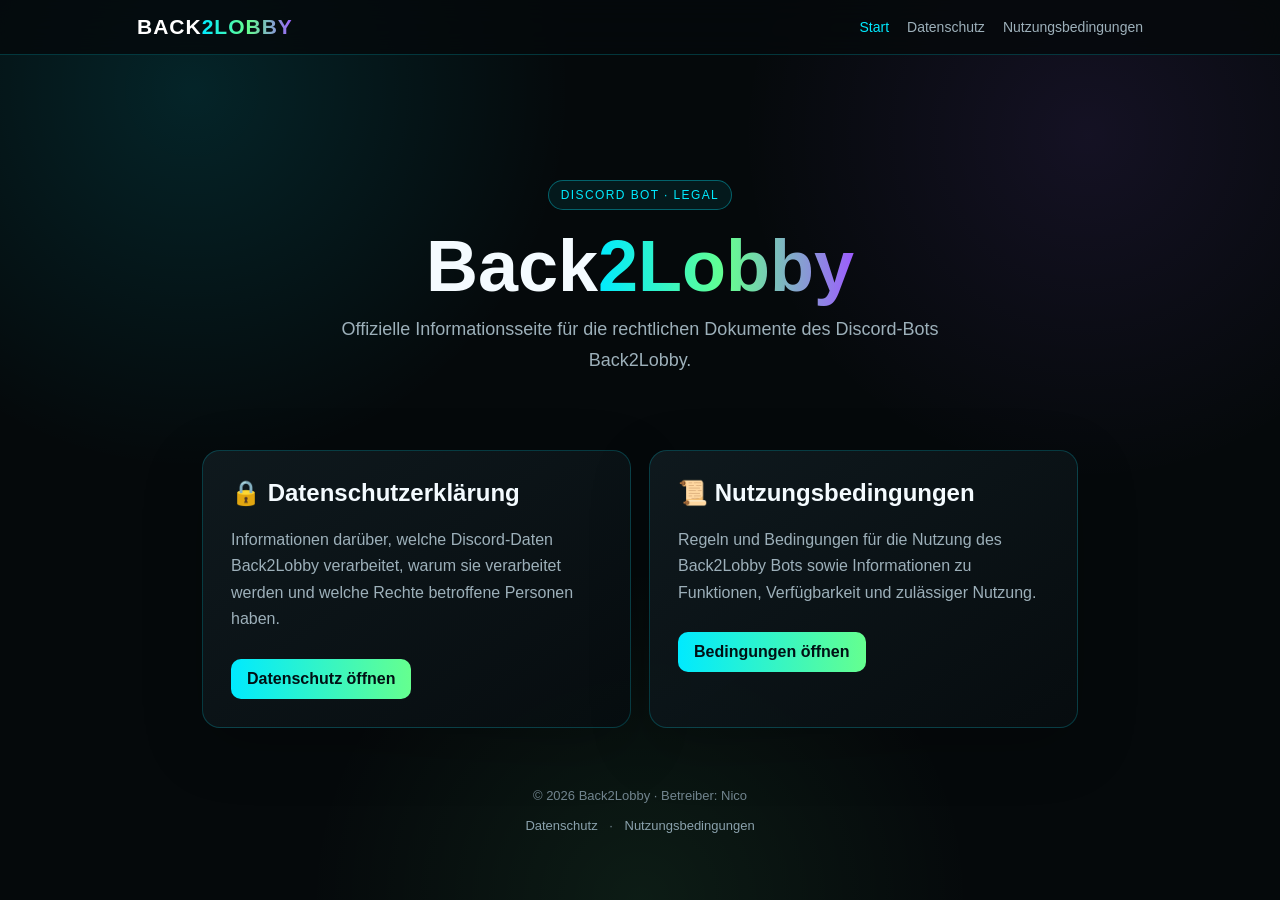
<file: index.html>
<!doctype html>
<html lang="de">
<head><meta charset="utf-8"><meta name="viewport" content="width=device-width,initial-scale=1">
<title>Back2Lobby Bot – Legal</title><meta name="description" content="Rechtliche Informationen zum Discord-Bot Back2Lobby.">
<link rel="stylesheet" href="style.css"></head>
<body>
<header><div class="nav"><a class="brand" href="index.html">BACK<span>2LOBBY</span></a>
<nav><a class="active" href="index.html">Start</a><a href="datenschutz.html">Datenschutz</a><a href="nutzungsbedingungen.html">Nutzungsbedingungen</a></nav></div></header>
<main>
<section class="hero">
<span class="badge">Discord Bot · Legal</span>
<h1>Back<span class="gradient">2Lobby</span></h1>
<p class="lead">Offizielle Informationsseite für die rechtlichen Dokumente des Discord-Bots Back2Lobby.</p>
</section>
<div class="grid">
<article class="card"><h2>🔒 Datenschutzerklärung</h2><p>Informationen darüber, welche Discord-Daten Back2Lobby verarbeitet, warum sie verarbeitet werden und welche Rechte betroffene Personen haben.</p><a class="button" href="datenschutz.html">Datenschutz öffnen</a></article>
<article class="card"><h2>📜 Nutzungsbedingungen</h2><p>Regeln und Bedingungen für die Nutzung des Back2Lobby Bots sowie Informationen zu Funktionen, Verfügbarkeit und zulässiger Nutzung.</p><a class="button" href="nutzungsbedingungen.html">Bedingungen öffnen</a></article>
</div>
</main>
<footer>© 2026 Back2Lobby · Betreiber: Nico<br><br><a href="datenschutz.html">Datenschutz</a> · <a href="nutzungsbedingungen.html">Nutzungsbedingungen</a></footer>
</body></html>
</file>
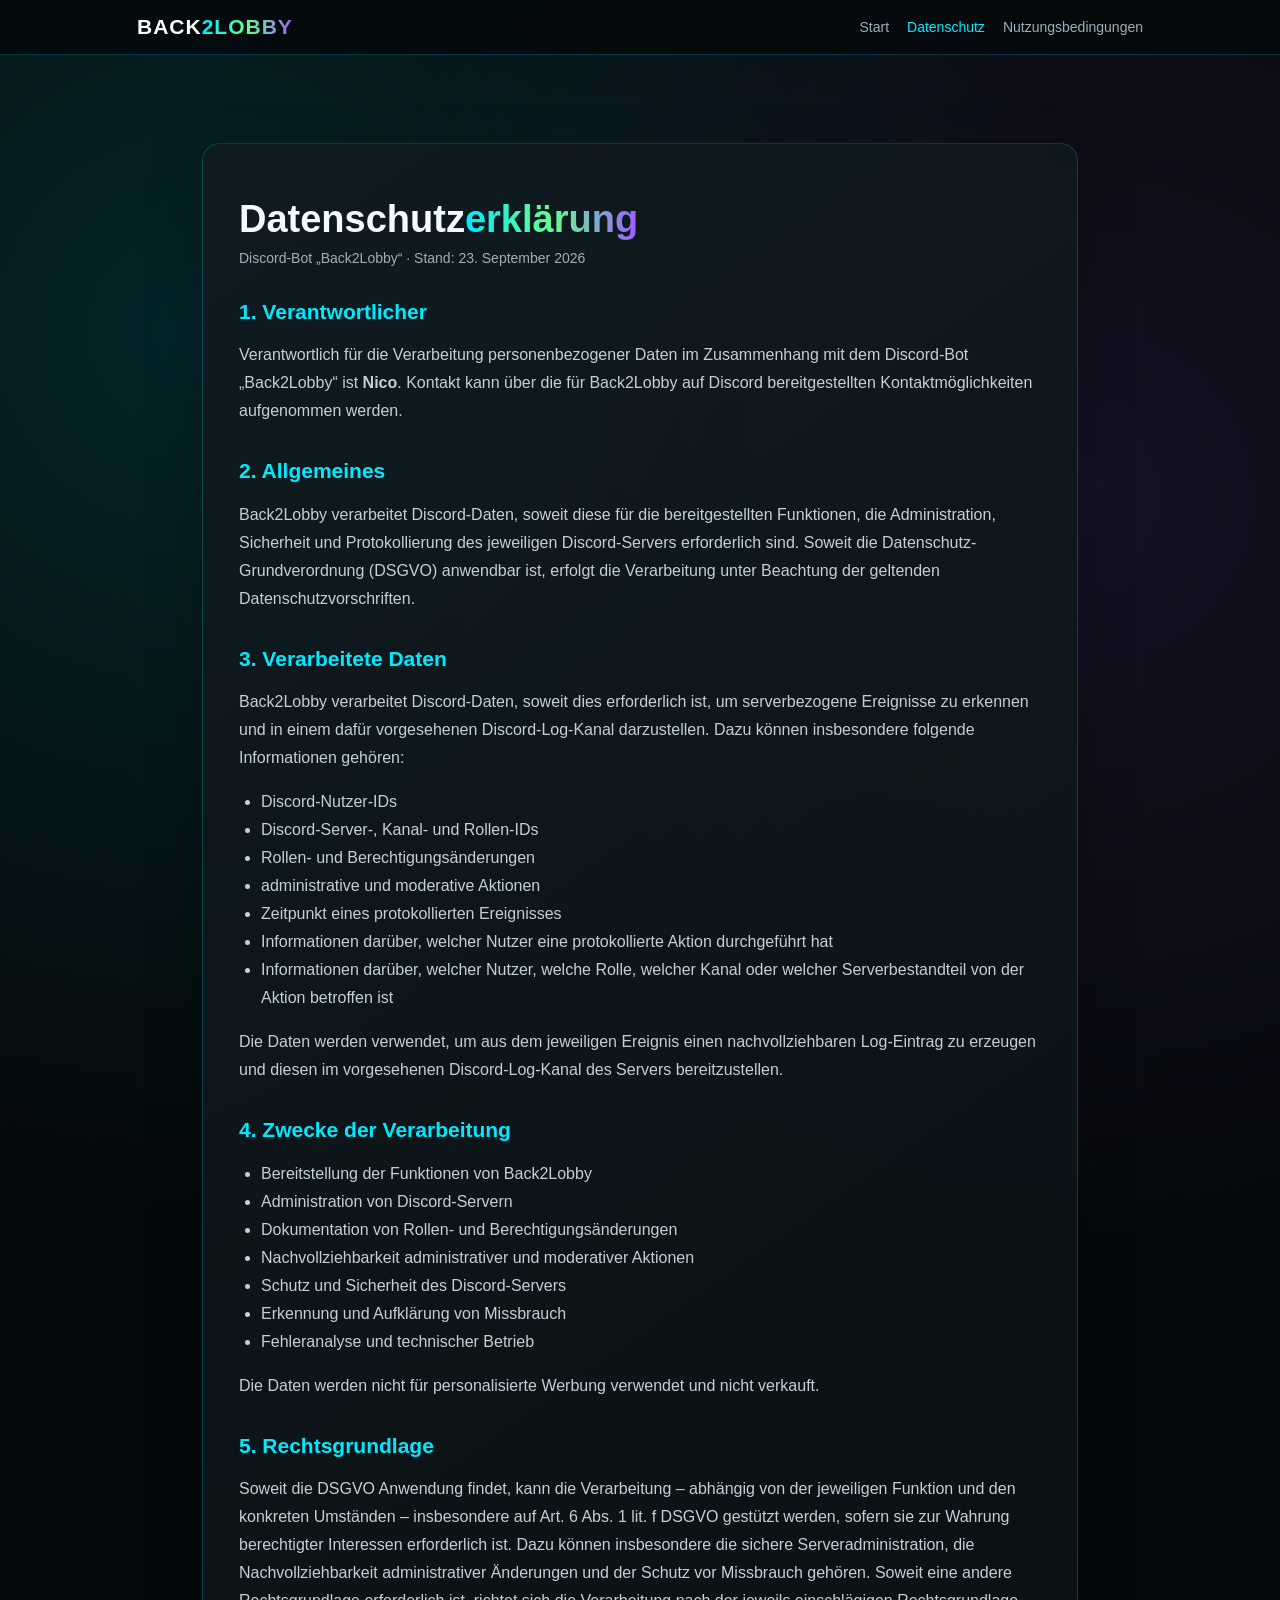
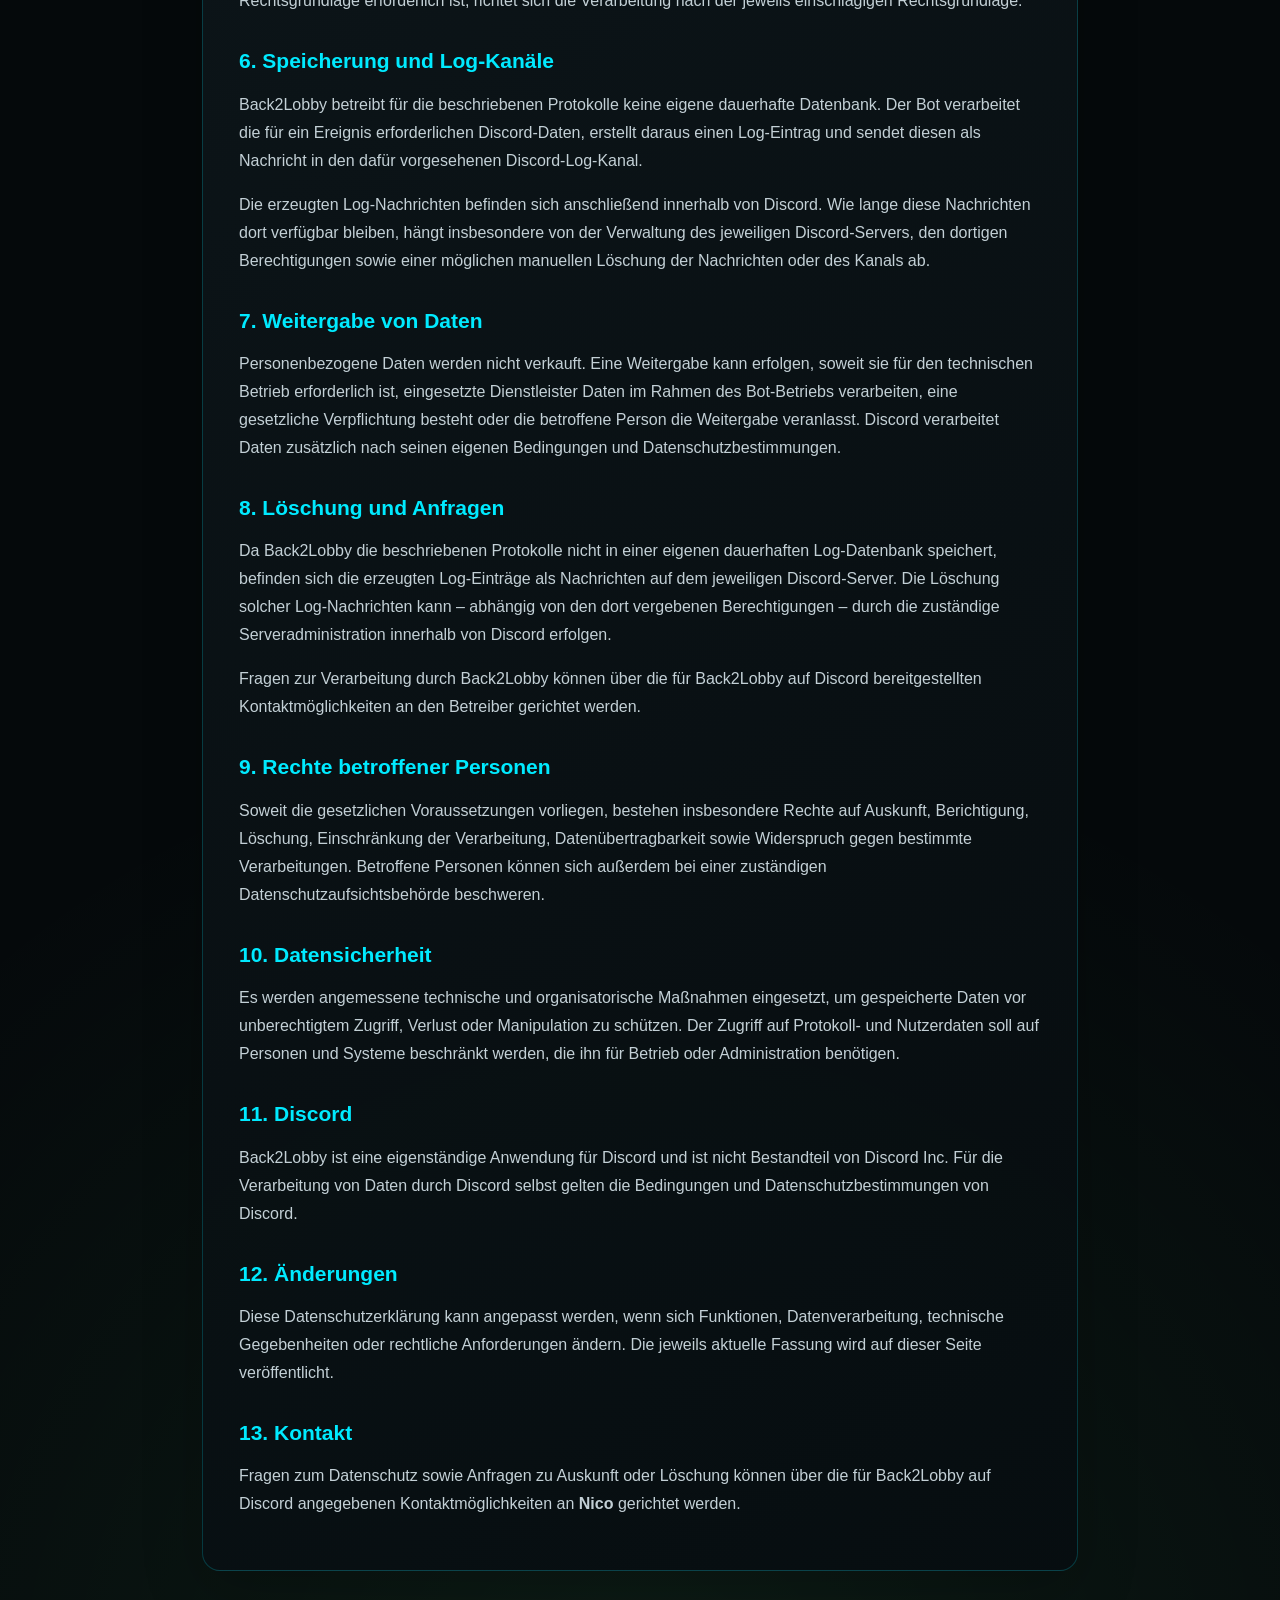
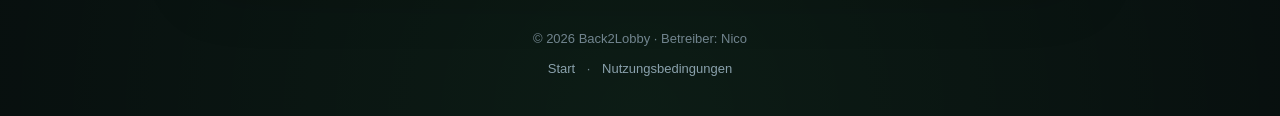
<file: datenschutz.html>
<!doctype html>
<html lang="de"><head><meta charset="utf-8"><meta name="viewport" content="width=device-width,initial-scale=1">
<title>Datenschutzerklärung – Back2Lobby</title><link rel="stylesheet" href="style.css"></head>
<body><header><div class="nav"><a class="brand" href="index.html">BACK<span>2LOBBY</span></a><nav><a href="index.html">Start</a><a class="active" href="datenschutz.html">Datenschutz</a><a href="nutzungsbedingungen.html">Nutzungsbedingungen</a></nav></div></header>
<main><article class="legal">
<h1>Datenschutz<span class="gradient">erklärung</span></h1><div class="meta">Discord-Bot „Back2Lobby“ · Stand: 23. September 2026</div>
<h2>1. Verantwortlicher</h2><p>Verantwortlich für die Verarbeitung personenbezogener Daten im Zusammenhang mit dem Discord-Bot „Back2Lobby“ ist <strong>Nico</strong>. Kontakt kann über die für Back2Lobby auf Discord bereitgestellten Kontaktmöglichkeiten aufgenommen werden.</p>

<h2>2. Allgemeines</h2><p>Back2Lobby verarbeitet Discord-Daten, soweit diese für die bereitgestellten Funktionen, die Administration, Sicherheit und Protokollierung des jeweiligen Discord-Servers erforderlich sind. Soweit die Datenschutz-Grundverordnung (DSGVO) anwendbar ist, erfolgt die Verarbeitung unter Beachtung der geltenden Datenschutzvorschriften.</p>

<h2>3. Verarbeitete Daten</h2>
<p>Back2Lobby verarbeitet Discord-Daten, soweit dies erforderlich ist, um serverbezogene Ereignisse zu erkennen und in einem dafür vorgesehenen Discord-Log-Kanal darzustellen. Dazu können insbesondere folgende Informationen gehören:</p>
<ul>
<li>Discord-Nutzer-IDs</li>
<li>Discord-Server-, Kanal- und Rollen-IDs</li>
<li>Rollen- und Berechtigungsänderungen</li>
<li>administrative und moderative Aktionen</li>
<li>Zeitpunkt eines protokollierten Ereignisses</li>
<li>Informationen darüber, welcher Nutzer eine protokollierte Aktion durchgeführt hat</li>
<li>Informationen darüber, welcher Nutzer, welche Rolle, welcher Kanal oder welcher Serverbestandteil von der Aktion betroffen ist</li>
</ul>
<p>Die Daten werden verwendet, um aus dem jeweiligen Ereignis einen nachvollziehbaren Log-Eintrag zu erzeugen und diesen im vorgesehenen Discord-Log-Kanal des Servers bereitzustellen.</p>

<h2>4. Zwecke der Verarbeitung</h2><ul><li>Bereitstellung der Funktionen von Back2Lobby</li><li>Administration von Discord-Servern</li><li>Dokumentation von Rollen- und Berechtigungsänderungen</li><li>Nachvollziehbarkeit administrativer und moderativer Aktionen</li><li>Schutz und Sicherheit des Discord-Servers</li><li>Erkennung und Aufklärung von Missbrauch</li><li>Fehleranalyse und technischer Betrieb</li></ul>
<p>Die Daten werden nicht für personalisierte Werbung verwendet und nicht verkauft.</p>

<h2>5. Rechtsgrundlage</h2><p>Soweit die DSGVO Anwendung findet, kann die Verarbeitung – abhängig von der jeweiligen Funktion und den konkreten Umständen – insbesondere auf Art. 6 Abs. 1 lit. f DSGVO gestützt werden, sofern sie zur Wahrung berechtigter Interessen erforderlich ist. Dazu können insbesondere die sichere Serveradministration, die Nachvollziehbarkeit administrativer Änderungen und der Schutz vor Missbrauch gehören. Soweit eine andere Rechtsgrundlage erforderlich ist, richtet sich die Verarbeitung nach der jeweils einschlägigen Rechtsgrundlage.</p>

<h2>6. Speicherung und Log-Kanäle</h2>
<p>Back2Lobby betreibt für die beschriebenen Protokolle keine eigene dauerhafte Datenbank. Der Bot verarbeitet die für ein Ereignis erforderlichen Discord-Daten, erstellt daraus einen Log-Eintrag und sendet diesen als Nachricht in den dafür vorgesehenen Discord-Log-Kanal.</p>
<p>Die erzeugten Log-Nachrichten befinden sich anschließend innerhalb von Discord. Wie lange diese Nachrichten dort verfügbar bleiben, hängt insbesondere von der Verwaltung des jeweiligen Discord-Servers, den dortigen Berechtigungen sowie einer möglichen manuellen Löschung der Nachrichten oder des Kanals ab.</p>

<h2>7. Weitergabe von Daten</h2><p>Personenbezogene Daten werden nicht verkauft. Eine Weitergabe kann erfolgen, soweit sie für den technischen Betrieb erforderlich ist, eingesetzte Dienstleister Daten im Rahmen des Bot-Betriebs verarbeiten, eine gesetzliche Verpflichtung besteht oder die betroffene Person die Weitergabe veranlasst. Discord verarbeitet Daten zusätzlich nach seinen eigenen Bedingungen und Datenschutzbestimmungen.</p>

<h2>8. Löschung und Anfragen</h2>
<p>Da Back2Lobby die beschriebenen Protokolle nicht in einer eigenen dauerhaften Log-Datenbank speichert, befinden sich die erzeugten Log-Einträge als Nachrichten auf dem jeweiligen Discord-Server. Die Löschung solcher Log-Nachrichten kann – abhängig von den dort vergebenen Berechtigungen – durch die zuständige Serveradministration innerhalb von Discord erfolgen.</p>
<p>Fragen zur Verarbeitung durch Back2Lobby können über die für Back2Lobby auf Discord bereitgestellten Kontaktmöglichkeiten an den Betreiber gerichtet werden.</p>

<h2>9. Rechte betroffener Personen</h2><p>Soweit die gesetzlichen Voraussetzungen vorliegen, bestehen insbesondere Rechte auf Auskunft, Berichtigung, Löschung, Einschränkung der Verarbeitung, Datenübertragbarkeit sowie Widerspruch gegen bestimmte Verarbeitungen. Betroffene Personen können sich außerdem bei einer zuständigen Datenschutzaufsichtsbehörde beschweren.</p>

<h2>10. Datensicherheit</h2><p>Es werden angemessene technische und organisatorische Maßnahmen eingesetzt, um gespeicherte Daten vor unberechtigtem Zugriff, Verlust oder Manipulation zu schützen. Der Zugriff auf Protokoll- und Nutzerdaten soll auf Personen und Systeme beschränkt werden, die ihn für Betrieb oder Administration benötigen.</p>

<h2>11. Discord</h2><p>Back2Lobby ist eine eigenständige Anwendung für Discord und ist nicht Bestandteil von Discord Inc. Für die Verarbeitung von Daten durch Discord selbst gelten die Bedingungen und Datenschutzbestimmungen von Discord.</p>

<h2>12. Änderungen</h2><p>Diese Datenschutzerklärung kann angepasst werden, wenn sich Funktionen, Datenverarbeitung, technische Gegebenheiten oder rechtliche Anforderungen ändern. Die jeweils aktuelle Fassung wird auf dieser Seite veröffentlicht.</p>

<h2>13. Kontakt</h2><p>Fragen zum Datenschutz sowie Anfragen zu Auskunft oder Löschung können über die für Back2Lobby auf Discord angegebenen Kontaktmöglichkeiten an <strong>Nico</strong> gerichtet werden.</p>
</article></main><footer>© 2026 Back2Lobby · Betreiber: Nico<br><br><a href="index.html">Start</a> · <a href="nutzungsbedingungen.html">Nutzungsbedingungen</a></footer></body></html>
</file>
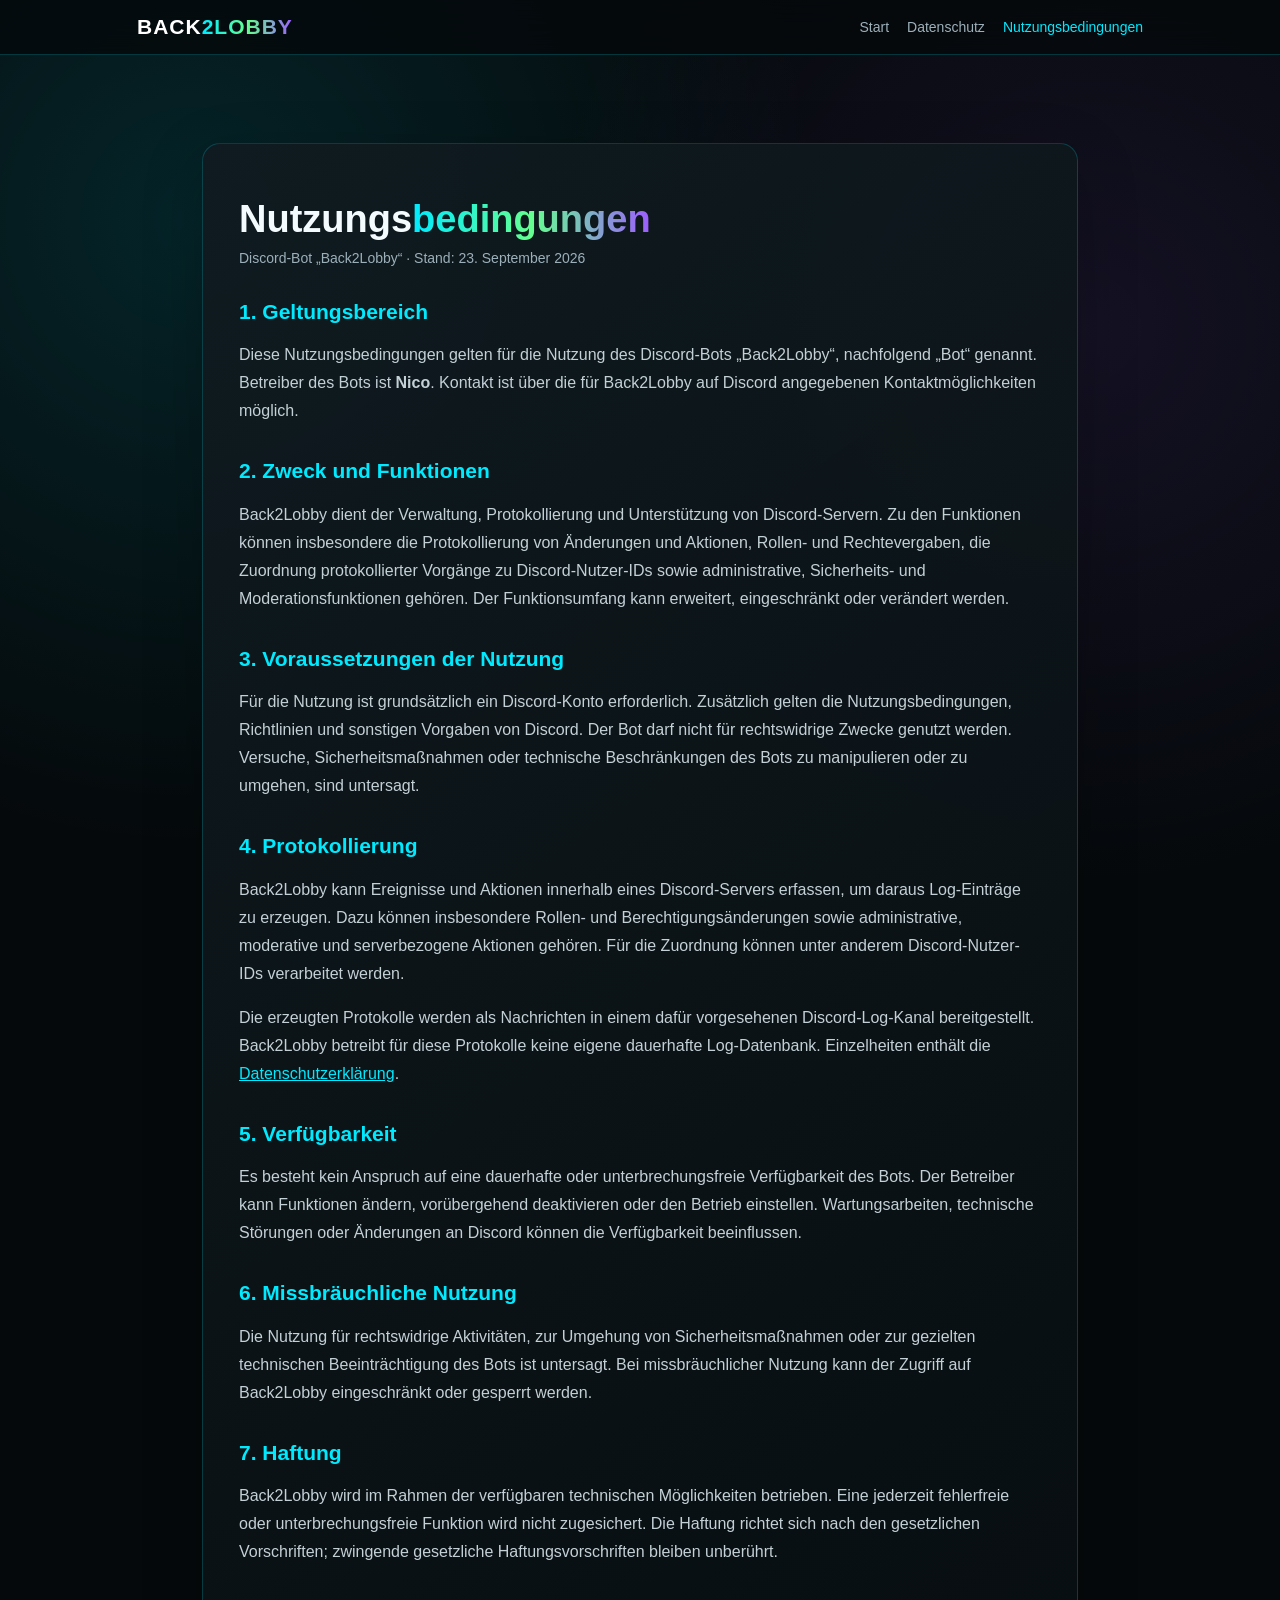
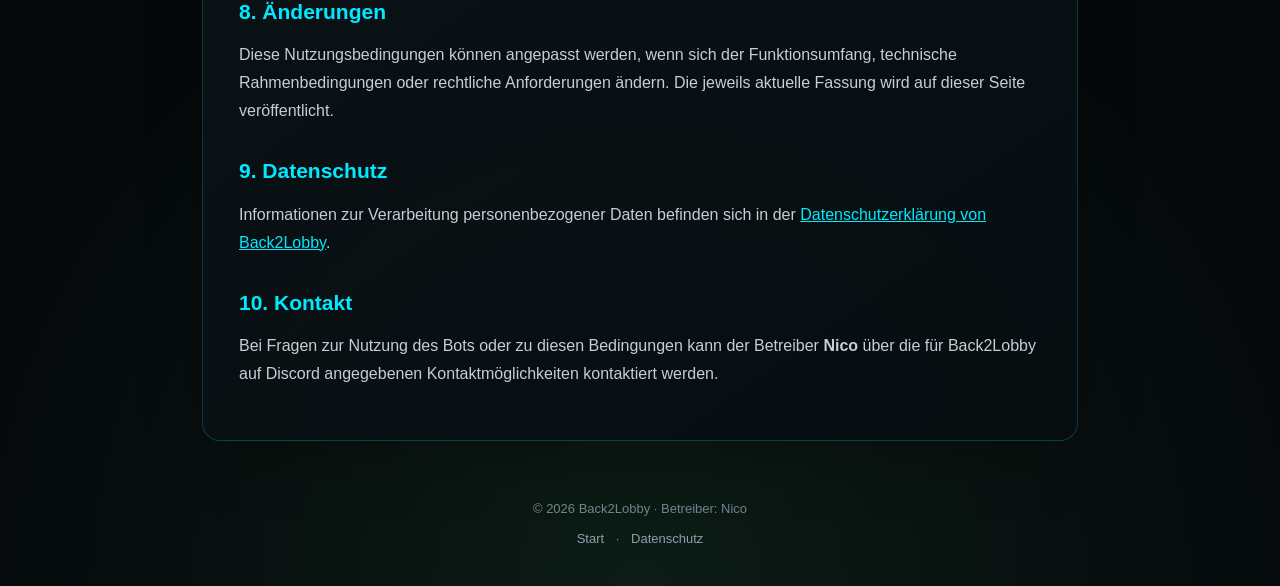
<file: nutzungsbedingungen.html>
<!doctype html>
<html lang="de"><head><meta charset="utf-8"><meta name="viewport" content="width=device-width,initial-scale=1">
<title>Nutzungsbedingungen – Back2Lobby</title><link rel="stylesheet" href="style.css"></head>
<body><header><div class="nav"><a class="brand" href="index.html">BACK<span>2LOBBY</span></a><nav><a href="index.html">Start</a><a href="datenschutz.html">Datenschutz</a><a class="active" href="nutzungsbedingungen.html">Nutzungsbedingungen</a></nav></div></header>
<main><article class="legal">
<h1>Nutzungs<span class="gradient">bedingungen</span></h1><div class="meta">Discord-Bot „Back2Lobby“ · Stand: 23. September 2026</div>
<h2>1. Geltungsbereich</h2><p>Diese Nutzungsbedingungen gelten für die Nutzung des Discord-Bots „Back2Lobby“, nachfolgend „Bot“ genannt. Betreiber des Bots ist <strong>Nico</strong>. Kontakt ist über die für Back2Lobby auf Discord angegebenen Kontaktmöglichkeiten möglich.</p>

<h2>2. Zweck und Funktionen</h2><p>Back2Lobby dient der Verwaltung, Protokollierung und Unterstützung von Discord-Servern. Zu den Funktionen können insbesondere die Protokollierung von Änderungen und Aktionen, Rollen- und Rechtevergaben, die Zuordnung protokollierter Vorgänge zu Discord-Nutzer-IDs sowie administrative, Sicherheits- und Moderationsfunktionen gehören. Der Funktionsumfang kann erweitert, eingeschränkt oder verändert werden.</p>

<h2>3. Voraussetzungen der Nutzung</h2><p>Für die Nutzung ist grundsätzlich ein Discord-Konto erforderlich. Zusätzlich gelten die Nutzungsbedingungen, Richtlinien und sonstigen Vorgaben von Discord. Der Bot darf nicht für rechtswidrige Zwecke genutzt werden. Versuche, Sicherheitsmaßnahmen oder technische Beschränkungen des Bots zu manipulieren oder zu umgehen, sind untersagt.</p>

<h2>4. Protokollierung</h2>
<p>Back2Lobby kann Ereignisse und Aktionen innerhalb eines Discord-Servers erfassen, um daraus Log-Einträge zu erzeugen. Dazu können insbesondere Rollen- und Berechtigungsänderungen sowie administrative, moderative und serverbezogene Aktionen gehören. Für die Zuordnung können unter anderem Discord-Nutzer-IDs verarbeitet werden.</p>
<p>Die erzeugten Protokolle werden als Nachrichten in einem dafür vorgesehenen Discord-Log-Kanal bereitgestellt. Back2Lobby betreibt für diese Protokolle keine eigene dauerhafte Log-Datenbank. Einzelheiten enthält die <a href="datenschutz.html" style="color:var(--cyan)">Datenschutzerklärung</a>.</p>

<h2>5. Verfügbarkeit</h2><p>Es besteht kein Anspruch auf eine dauerhafte oder unterbrechungsfreie Verfügbarkeit des Bots. Der Betreiber kann Funktionen ändern, vorübergehend deaktivieren oder den Betrieb einstellen. Wartungsarbeiten, technische Störungen oder Änderungen an Discord können die Verfügbarkeit beeinflussen.</p>

<h2>6. Missbräuchliche Nutzung</h2><p>Die Nutzung für rechtswidrige Aktivitäten, zur Umgehung von Sicherheitsmaßnahmen oder zur gezielten technischen Beeinträchtigung des Bots ist untersagt. Bei missbräuchlicher Nutzung kann der Zugriff auf Back2Lobby eingeschränkt oder gesperrt werden.</p>

<h2>7. Haftung</h2><p>Back2Lobby wird im Rahmen der verfügbaren technischen Möglichkeiten betrieben. Eine jederzeit fehlerfreie oder unterbrechungsfreie Funktion wird nicht zugesichert. Die Haftung richtet sich nach den gesetzlichen Vorschriften; zwingende gesetzliche Haftungsvorschriften bleiben unberührt.</p>

<h2>8. Änderungen</h2><p>Diese Nutzungsbedingungen können angepasst werden, wenn sich der Funktionsumfang, technische Rahmenbedingungen oder rechtliche Anforderungen ändern. Die jeweils aktuelle Fassung wird auf dieser Seite veröffentlicht.</p>

<h2>9. Datenschutz</h2><p>Informationen zur Verarbeitung personenbezogener Daten befinden sich in der <a href="datenschutz.html" style="color:var(--cyan)">Datenschutzerklärung von Back2Lobby</a>.</p>

<h2>10. Kontakt</h2><p>Bei Fragen zur Nutzung des Bots oder zu diesen Bedingungen kann der Betreiber <strong>Nico</strong> über die für Back2Lobby auf Discord angegebenen Kontaktmöglichkeiten kontaktiert werden.</p>
</article></main><footer>© 2026 Back2Lobby · Betreiber: Nico<br><br><a href="index.html">Start</a> · <a href="datenschutz.html">Datenschutz</a></footer></body></html>
</file>
<file: style.css>
:root{
  --bg:#05090b;--panel:#0b1216;--panel2:#101b20;--text:#f4fbff;--muted:#9db0ba;
  --cyan:#00eaff;--green:#65ff8f;--purple:#9d5cff;--line:rgba(0,234,255,.20);
}
*{box-sizing:border-box}
html{scroll-behavior:smooth}
body{
  margin:0;color:var(--text);font-family:Inter,Segoe UI,Arial,sans-serif;
  background:
    radial-gradient(circle at 15% 10%,rgba(0,234,255,.12),transparent 28%),
    radial-gradient(circle at 85% 15%,rgba(157,92,255,.10),transparent 26%),
    radial-gradient(circle at 50% 100%,rgba(101,255,143,.08),transparent 30%),
    var(--bg); min-height:100vh;
}
body:before{
  content:"";position:fixed;inset:0;pointer-events:none;opacity:.13;
  background-image:linear-gradient(rgba(255,255,255,.025) 1px,transparent 1px),
                   linear-gradient(90deg,rgba(255,255,255,.025) 1px,transparent 1px);
  background-size:32px 32px;
}
header{
  position:sticky;top:0;z-index:10;backdrop-filter:blur(14px);
  background:rgba(5,9,11,.82);border-bottom:1px solid var(--line);
}
.nav{max-width:1050px;margin:auto;padding:15px 22px;display:flex;align-items:center;justify-content:space-between;gap:20px}
.brand{font-weight:900;letter-spacing:1px;font-size:21px;text-decoration:none;color:white}
.brand span{background:linear-gradient(90deg,var(--cyan),var(--green),var(--purple));-webkit-background-clip:text;color:transparent}
nav a{color:var(--muted);text-decoration:none;margin-left:18px;font-size:14px}
nav a:hover,nav a.active{color:var(--cyan)}
main{max-width:920px;margin:auto;padding:70px 22px 60px}
.hero{text-align:center;padding:55px 20px 35px}
.badge{display:inline-block;border:1px solid rgba(0,234,255,.35);background:rgba(0,234,255,.07);color:var(--cyan);padding:7px 12px;border-radius:999px;font-size:12px;letter-spacing:1.4px;text-transform:uppercase}
h1{font-size:clamp(38px,7vw,72px);margin:20px 0 12px;line-height:1}
.gradient{background:linear-gradient(90deg,var(--cyan),var(--green),var(--purple));-webkit-background-clip:text;color:transparent}
.lead{max-width:700px;margin:0 auto;color:var(--muted);font-size:18px;line-height:1.7}
.grid{display:grid;grid-template-columns:repeat(2,1fr);gap:18px;margin-top:40px}
.card,.legal{
  background:linear-gradient(145deg,rgba(16,27,32,.92),rgba(7,13,16,.94));
  border:1px solid var(--line);border-radius:18px;padding:28px;
  box-shadow:0 18px 60px rgba(0,0,0,.22);
}
.card h2{margin-top:0}.card p{color:var(--muted);line-height:1.65}
.button{display:inline-block;margin-top:10px;padding:11px 16px;border-radius:10px;text-decoration:none;font-weight:700;color:#001014;background:linear-gradient(90deg,var(--cyan),var(--green))}
.legal{padding:36px;margin-top:18px}
.legal h1{font-size:38px}.legal h2{font-size:21px;margin-top:34px;color:var(--cyan)}
.legal p,.legal li{color:#c3d0d6;line-height:1.75}
.legal ul{padding-left:22px}
.meta{color:var(--muted);font-size:14px;margin-bottom:28px}
.notice{border-left:3px solid var(--purple);padding:12px 16px;background:rgba(157,92,255,.07);color:#d9c9ff;border-radius:0 10px 10px 0}
footer{max-width:920px;margin:auto;padding:0 22px 40px;color:#71848e;font-size:13px;text-align:center}
footer a{color:#8aa1ac;text-decoration:none;margin:0 8px}
@media(max-width:700px){.grid{grid-template-columns:1fr}.nav{align-items:flex-start;flex-direction:column}nav a{margin:0 14px 0 0}.legal{padding:23px}main{padding-top:35px}}
</file>
